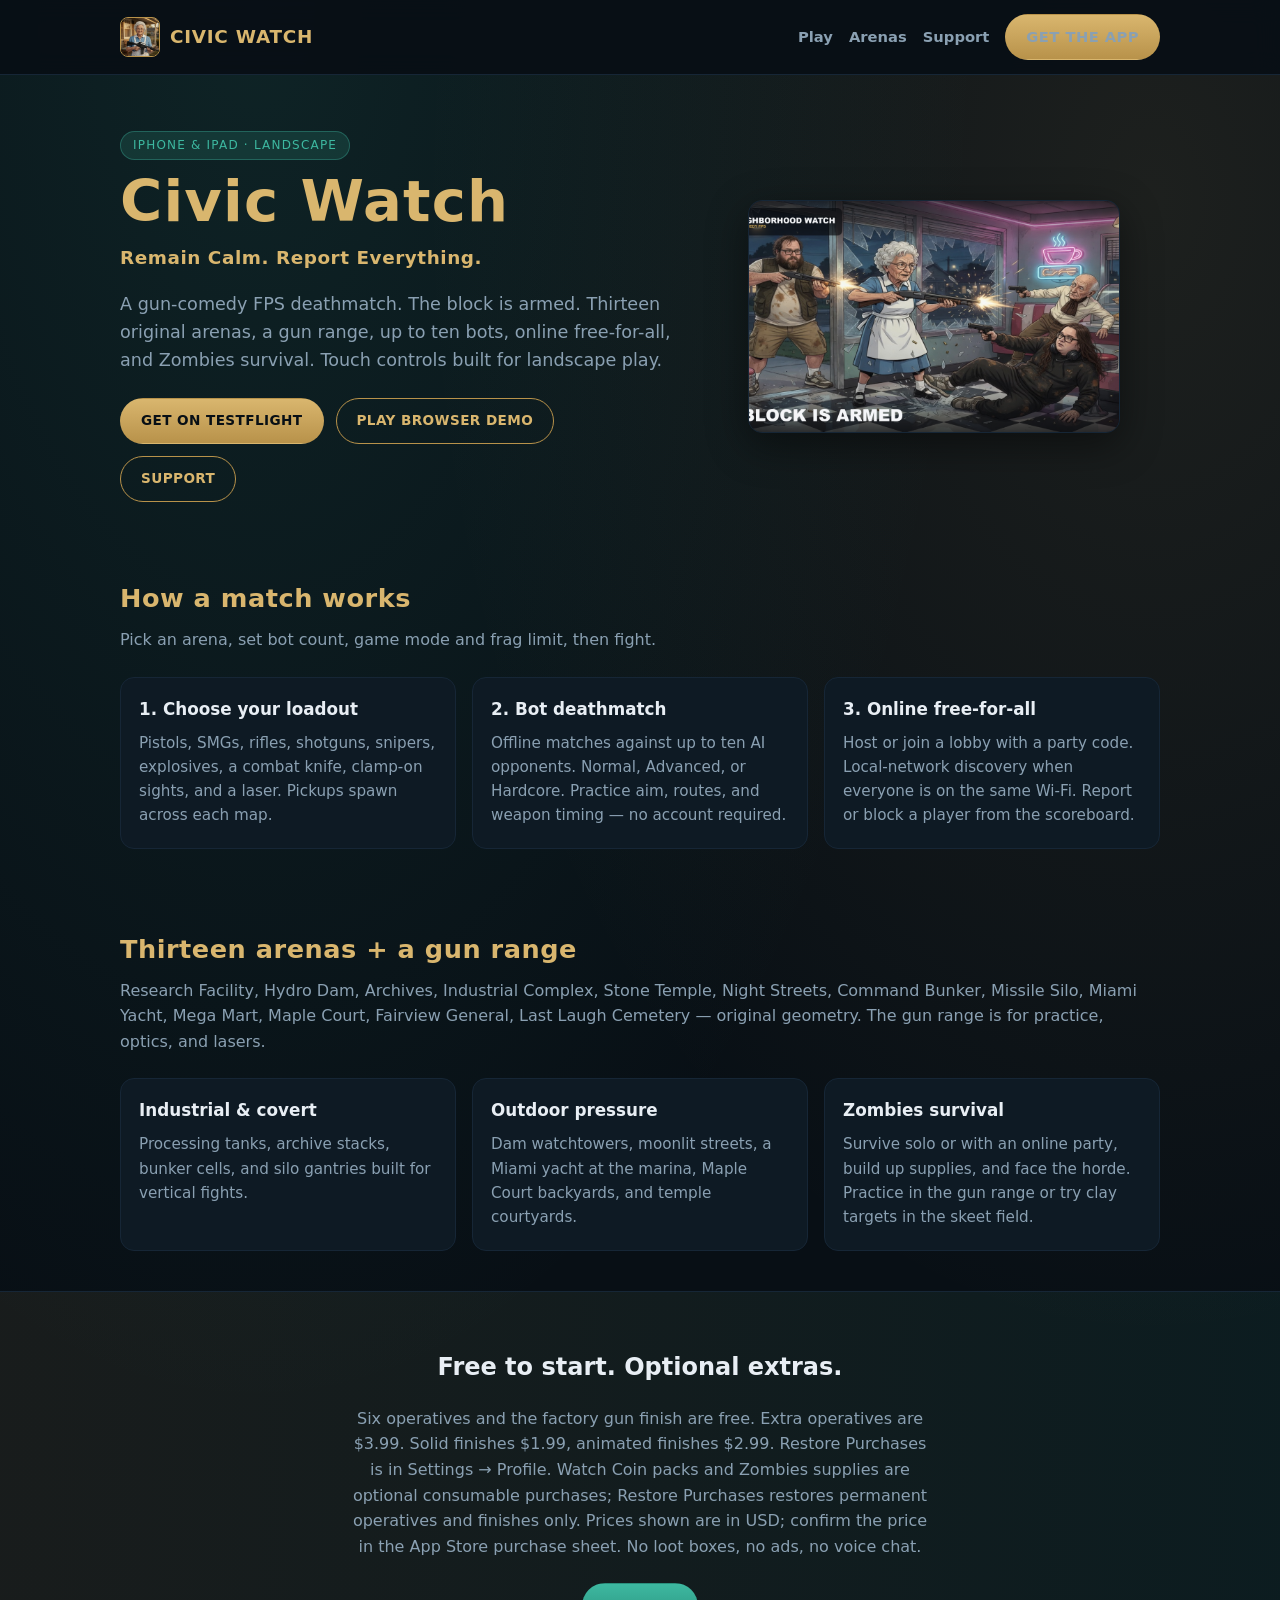
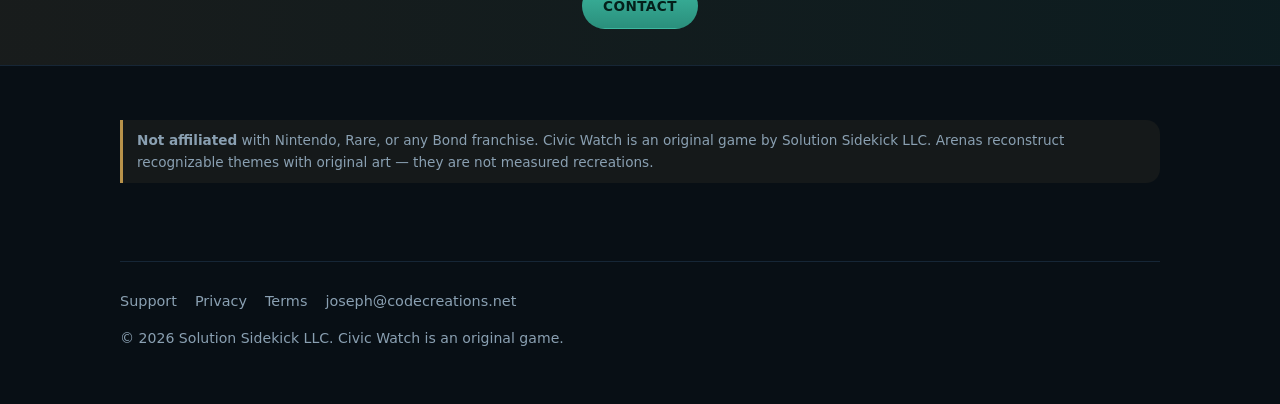
<file: index.html>
<!DOCTYPE html>
<html lang="en">
<head>
  <meta charset="utf-8"/>
  <meta name="viewport" content="width=device-width, initial-scale=1"/>
  <title>Civic Watch — Remain Calm. Report Everything.</title>
  <meta name="description" content="Civic Watch is a gun-comedy FPS deathmatch. Remain Calm. Report Everything. Bot matches, online free-for-all, and a comedy roster. Not affiliated with Nintendo, Rare, or Bond."/>
  <link rel="stylesheet" href="css/site.css"/>
  <link rel="icon" href="icon.png"/>
  <link rel="canonical" href="https://joecodecreations.github.io/neighborhood-watch/"/>
  <meta property="og:title" content="Civic Watch"/>
  <meta property="og:description" content="Remain Calm. Report Everything. A gun-comedy FPS deathmatch."/>
  <meta property="og:image" content="https://joecodecreations.github.io/neighborhood-watch/assets/hero.png"/>
</head>
<body>
  <header class="nav">
    <div class="wrap nav-inner">
      <a class="brand" href="./"><img src="icon.png" alt=""/>Civic Watch</a>
      <nav class="nav-links">
        <a href="#play">Play</a>
        <a href="#arenas">Arenas</a>
        <a href="support.html">Support</a>
        <a class="btn btn-gold" href="#download">Get the app</a>
      </nav>
    </div>
  </header>

  <main>
    <section class="wrap hero">
      <div>
        <span class="kicker">iPhone &amp; iPad · Landscape</span>
        <h1>Civic Watch</h1>
        <p class="tagline">Remain Calm. Report Everything.</p>
        <p class="lead">A gun-comedy FPS deathmatch. The block is armed. Thirteen original arenas, a gun range, up to ten bots, online free-for-all, and Zombies survival. Touch controls built for landscape play.</p>
        <div class="cta-row">
          <a class="btn btn-gold" id="download" href="https://testflight.apple.com/join/Fg7yHPDD">Get on TestFlight</a>
          <a class="btn btn-ghost" href="play/">Play browser demo</a>
          <a class="btn btn-ghost" href="support.html">Support</a>
        </div>
      </div>
      <figure class="hero-art">
        <img src="assets/hero.png" alt="Civic Watch — cartoon diner shootout"/>
      </figure>
    </section>

    <section class="wrap section" id="play">
      <h2>How a match works</h2>
      <p class="sub">Pick an arena, set bot count, game mode and frag limit, then fight.</p>
      <div class="cards">
        <article class="card">
          <h3>1. Choose your loadout</h3>
          <p>Pistols, SMGs, rifles, shotguns, snipers, explosives, a combat knife, clamp-on sights, and a laser. Pickups spawn across each map.</p>
        </article>
        <article class="card">
          <h3>2. Bot deathmatch</h3>
          <p>Offline matches against up to ten AI opponents. Normal, Advanced, or Hardcore. Practice aim, routes, and weapon timing — no account required.</p>
        </article>
        <article class="card">
          <h3>3. Online free-for-all</h3>
          <p>Host or join a lobby with a party code. Local-network discovery when everyone is on the same Wi‑Fi. Report or block a player from the scoreboard.</p>
        </article>
      </div>
    </section>

    <section class="wrap section" id="arenas">
      <h2>Thirteen arenas + a gun range</h2>
      <p class="sub">Research Facility, Hydro Dam, Archives, Industrial Complex, Stone Temple, Night Streets, Command Bunker, Missile Silo, Miami Yacht, Mega Mart, Maple Court, Fairview General, Last Laugh Cemetery — original geometry. The gun range is for practice, optics, and lasers.</p>
      <div class="cards">
        <article class="card">
          <h3>Industrial &amp; covert</h3>
          <p>Processing tanks, archive stacks, bunker cells, and silo gantries built for vertical fights.</p>
        </article>
        <article class="card">
          <h3>Outdoor pressure</h3>
          <p>Dam watchtowers, moonlit streets, a Miami yacht at the marina, Maple Court backyards, and temple courtyards.</p>
        </article>
        <article class="card">
          <h3>Zombies survival</h3>
          <p>Survive solo or with an online party, build up supplies, and face the horde. Practice in the gun range or try clay targets in the skeet field.</p>
        </article>
      </div>
    </section>

    <section class="band">
      <div class="wrap">
        <h2>Free to start. Optional extras.</h2>
        <p class="sub" style="margin-inline:auto;max-width:36rem">Six operatives and the factory gun finish are free. Extra operatives are $3.99. Solid finishes $1.99, animated finishes $2.99. Restore Purchases is in Settings → Profile. Watch Coin packs and Zombies supplies are optional consumable purchases; Restore Purchases restores permanent operatives and finishes only. Prices shown are in USD; confirm the price in the App Store purchase sheet. No loot boxes, no ads, no voice chat.</p>
        <a class="btn btn-teal" href="mailto:joseph@codecreations.net">Contact</a>
      </div>
    </section>

    <section class="wrap section">
      <p class="disclaimer"><strong>Not affiliated</strong> with Nintendo, Rare, or any Bond franchise. Civic Watch is an original game by Solution Sidekick LLC. Arenas reconstruct recognizable themes with original art — they are not measured recreations.</p>
    </section>
  </main>

  <footer class="wrap footer">
    <nav>
      <a href="support.html">Support</a>
      <a href="privacy.html">Privacy</a>
      <a href="terms.html">Terms</a>
      <a href="mailto:joseph@codecreations.net">joseph@codecreations.net</a>
    </nav>
    <p class="muted">© 2026 Solution Sidekick LLC. Civic Watch is an original game.</p>
  </footer>
</body>
</html>
</file>
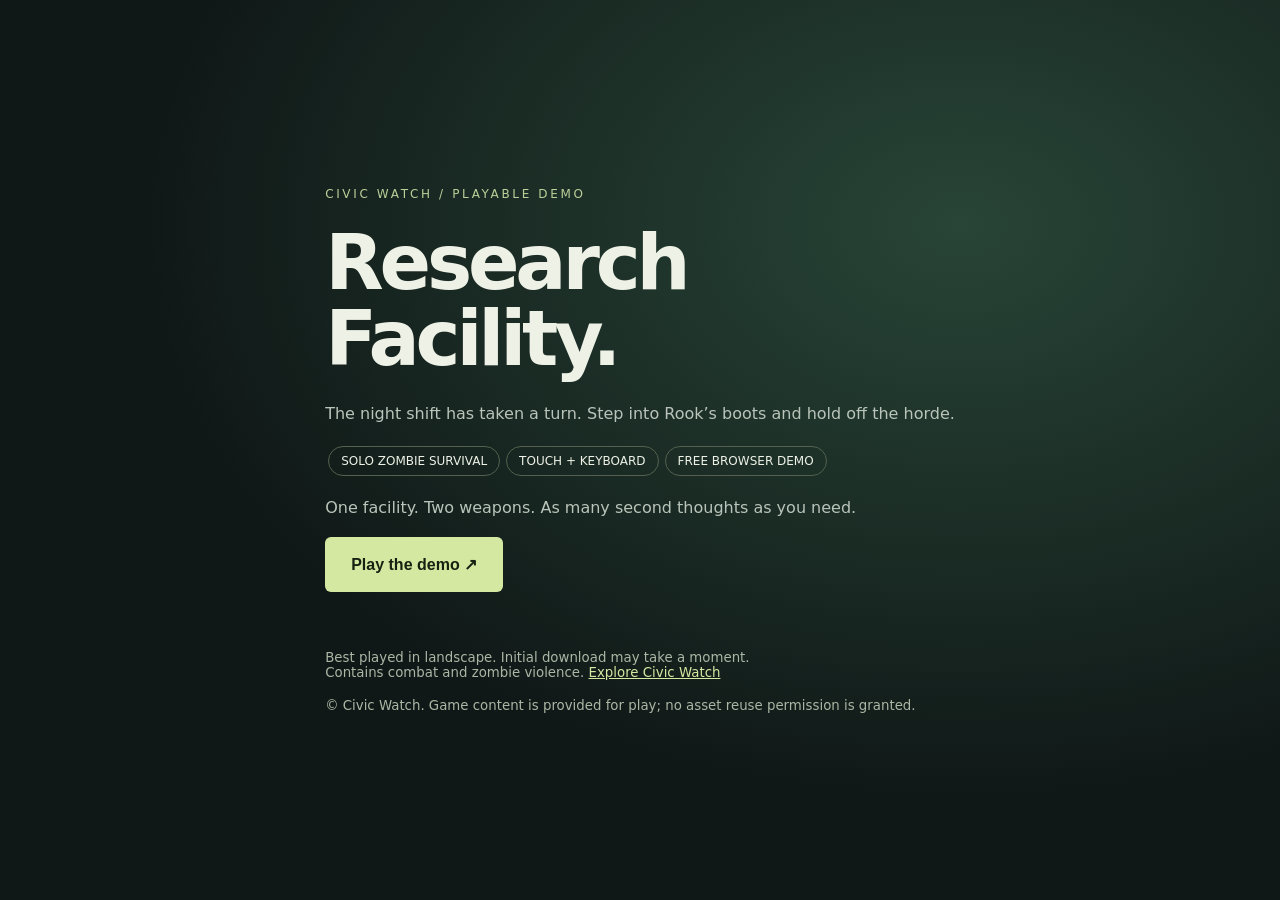
<file: play/index.html>
<!doctype html>
<html lang="en">
<head>
<meta charset="utf-8">
<meta name="viewport" content="width=device-width, initial-scale=1, viewport-fit=cover">
<meta name="theme-color" content="#101817">
<meta name="referrer" content="no-referrer">
<meta http-equiv="Content-Security-Policy" content="default-src 'self'; script-src 'self' 'unsafe-inline' 'wasm-unsafe-eval'; style-src 'self' 'unsafe-inline'; img-src 'self' data: blob:; connect-src 'self'; worker-src 'self' blob:; frame-src 'self'; object-src 'none'; base-uri 'none'; form-action 'none'">
<link rel="icon" href="game.png">
<title>Research Facility · Civic Watch Demo</title>
<style>
*{box-sizing:border-box}html,body{margin:0;width:100%;height:100%;background:#101817;color:#edf1e6;font-family:system-ui,sans-serif}body{overflow:hidden}main{height:100dvh;display:grid;place-items:center;padding:28px;background:radial-gradient(ellipse at 75% 25%,#284537,transparent 60%)}article{max-width:640px}.eyebrow{font-size:12px;letter-spacing:.22em;color:#bbcf99}h1{font-size:clamp(44px,8vw,76px);line-height:1;letter-spacing:-.055em;margin:24px 0}p{line-height:1.6;color:#b9c4ba}.tag{display:inline-block;border:1px solid #53614e;padding:7px 12px;border-radius:30px;margin:3px;font-size:12px}button{cursor:pointer;background:#d5e8a1;color:#182111;border:0;border-radius:6px;padding:18px 26px;font-size:16px;font-weight:700;min-height:48px}button:focus-visible,a:focus-visible{outline:3px solid white;outline-offset:4px}small{display:block;margin-top:18px;color:#abb6a5}a{color:#d5e8a1}#canvas{display:none;position:fixed;inset:0;width:100%;height:100dvh;border:0;background:#101817;touch-action:none}#fullscreen{display:none;position:fixed;bottom:max(8px,env(safe-area-inset-bottom));left:50%;transform:translateX(-50%);z-index:3;padding:10px 14px;font-size:12px;background:#18251ed9;color:#e2edce;border:1px solid #53614e}#hint{display:none;position:fixed;bottom:env(safe-area-inset-bottom,0px);left:0;right:0;background:#18251eee;text-align:center;padding:8px;font-size:12px;pointer-events:none;z-index:4}#status{min-height:24px}@media(orientation:portrait) and (pointer:coarse){body.playing #hint{display:block}}
</style>
</head>
<body>
<main id="welcome"><article><div class="eyebrow">CIVIC WATCH / PLAYABLE DEMO</div><h1>Research<br>Facility.</h1><p>The night shift has taken a turn. Step into Rook’s boots and hold off the horde.</p><div><span class="tag">SOLO ZOMBIE SURVIVAL</span><span class="tag">TOUCH + KEYBOARD</span><span class="tag">FREE BROWSER DEMO</span></div><p>One facility. Two weapons. As many second thoughts as you need.</p><button id="play">Play the demo ↗</button><p id="status" role="status"></p><small>Best played in landscape. Initial download may take a moment.<br>Contains combat and zombie violence. <a href="../">Explore Civic Watch</a></small><small>© Civic Watch. Game content is provided for play; no asset reuse permission is granted.</small></article></main>
<canvas id="canvas" tabindex="0" aria-label="Civic Watch zombie survival"></canvas>
<button id="fullscreen" aria-label="Enter or exit fullscreen">Fullscreen</button><div id="hint">Rotate your phone sideways for more room to play.</div>
<script src="game.js"></script>
<script>
const canvas=document.getElementById('canvas'), full=document.getElementById('fullscreen');
const engine=new Engine({"args":[],"canvasResizePolicy":2,"emscriptenPoolSize":8,"ensureCrossOriginIsolationHeaders":true,"executable":"game","experimentalVK":false,"fileSizes":{"game.pck":52643532,"game.wasm":39513091},"focusCanvas":true,"gdextensionLibs":[],"godotPoolSize":4});
// CSS pixels keep high-DPI phones from rendering four or nine times the pixels.
function resizeCanvas(){const ratio=Math.min(1,1280/innerWidth,720/innerHeight);canvas.width=Math.max(1,Math.round(innerWidth*ratio));canvas.height=Math.max(1,Math.round(innerHeight*ratio));}
resizeCanvas();addEventListener('resize',resizeCanvas);
async function fullscreen(){try{if(document.fullscreenElement)await document.exitFullscreen();else if(document.documentElement.requestFullscreen)await document.documentElement.requestFullscreen();if(screen.orientation?.lock)await screen.orientation.lock('landscape')}catch(e){}}
document.getElementById('play').addEventListener('click',async()=>{
 const button=document.getElementById('play'),status=document.getElementById('status');
 const test=document.createElement('canvas');if(!test.getContext('webgl2')){status.textContent='WebGL 2 is required. Try an up-to-date Safari, Chrome, or Firefox browser.';return;}
 button.disabled=true;button.textContent='Loading…';status.textContent='Downloading the demo…';
 if(matchMedia('(pointer:coarse)').matches)fullscreen();
 try{
  await engine.startGame({canvas, canvasResizePolicy:0, onProgress:(current,total)=>{status.textContent=total?'Loading demo · '+Math.round(current/total*100)+'%':'Loading demo…';}});
  canvas.style.display='block';full.style.display='block';document.getElementById('welcome').style.display='none';document.body.classList.add('playing');canvas.focus();
 }catch(error){status.textContent='Could not start the demo. '+error.message+' Reload to try again.';button.textContent='Reload demo';button.disabled=false;button.onclick=()=>location.reload();}
});
full.addEventListener('click',fullscreen);
document.addEventListener('fullscreenchange',()=>{full.textContent=document.fullscreenElement?'Exit fullscreen':'Fullscreen'});
</script>
</body></html>
</file>
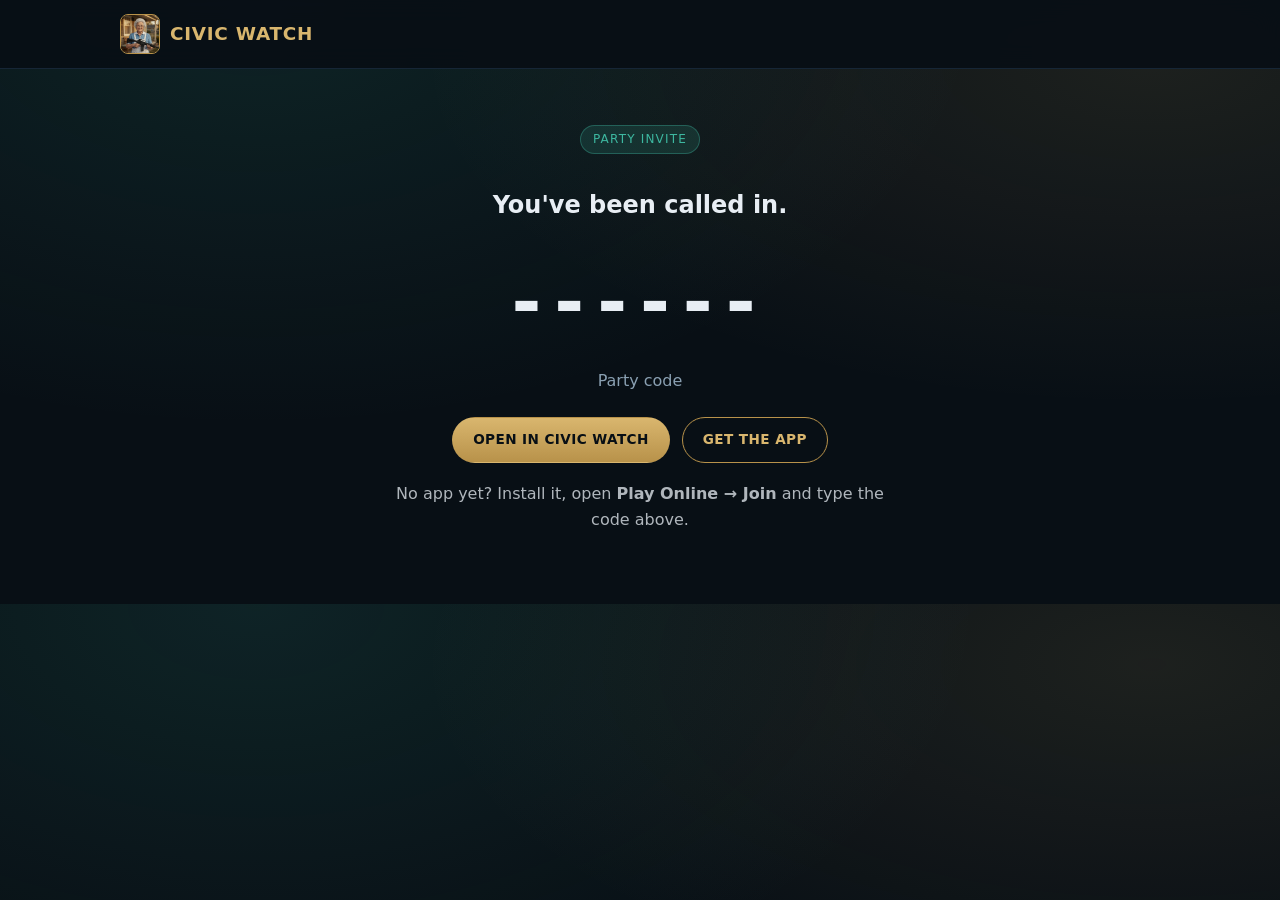
<file: join.html>
<!DOCTYPE html>
<html lang="en">
<head>
  <meta charset="utf-8"/>
  <meta name="viewport" content="width=device-width, initial-scale=1"/>
  <title>Join my squad — Civic Watch</title>
  <meta name="description" content="You've been invited to a Civic Watch party. Open the app to join with the party code."/>
  <meta name="robots" content="noindex"/>
  <link rel="stylesheet" href="css/site.css"/>
  <link rel="icon" href="icon.png"/>
  <meta property="og:title" content="Join my Civic Watch squad"/>
  <meta property="og:description" content="Tap to jump straight into the party. Remain Calm. Report Everything."/>
  <meta property="og:image" content="https://joecodecreations.github.io/neighborhood-watch/assets/hero.png"/>
  <style>
    .invite { text-align: center; padding: 56px 0 72px; }
    .invite .code { font-size: clamp(40px, 12vw, 72px); letter-spacing: .18em; font-weight: 800; margin: 18px 0 8px; }
    .invite .cta-row { justify-content: center; }
    .invite .hint { opacity: .75; max-width: 520px; margin: 18px auto 0; }
  </style>
</head>
<body>
  <header class="nav">
    <div class="wrap nav-inner">
      <a class="brand" href="./"><img src="icon.png" alt=""/>Civic Watch</a>
    </div>
  </header>
  <main>
    <section class="wrap invite">
      <span class="kicker">Party invite</span>
      <h1>You've been called in.</h1>
      <div class="code" id="code">------</div>
      <p class="sub">Party code</p>
      <div class="cta-row">
        <a class="btn btn-gold" id="open" href="civicwatch://online">Open in Civic Watch</a>
        <a class="btn btn-ghost" href="https://testflight.apple.com/join/Fg7yHPDD">Get the app</a>
      </div>
      <p class="hint">No app yet? Install it, open <b>Play Online → Join</b> and type the code above.</p>
    </section>
  </main>
  <script>
    // Same alphabet as PartyCode (no 0/O/1/I).
    var raw = (new URLSearchParams(location.search).get("code") || "").toUpperCase();
    var code = raw.replace(/[^ABCDEFGHJKLMNPQRSTUVWXYZ2-9]/g, "").slice(0, 6);
    if (code.length === 6) {
      document.getElementById("code").textContent = code;
      var link = "civicwatch://join/" + code;
      document.getElementById("open").href = link;
      // Phones with the app installed jump straight in; others stay here.
      setTimeout(function () { location.href = link; }, 350);
    }
  </script>
</body>
</html>
</file>
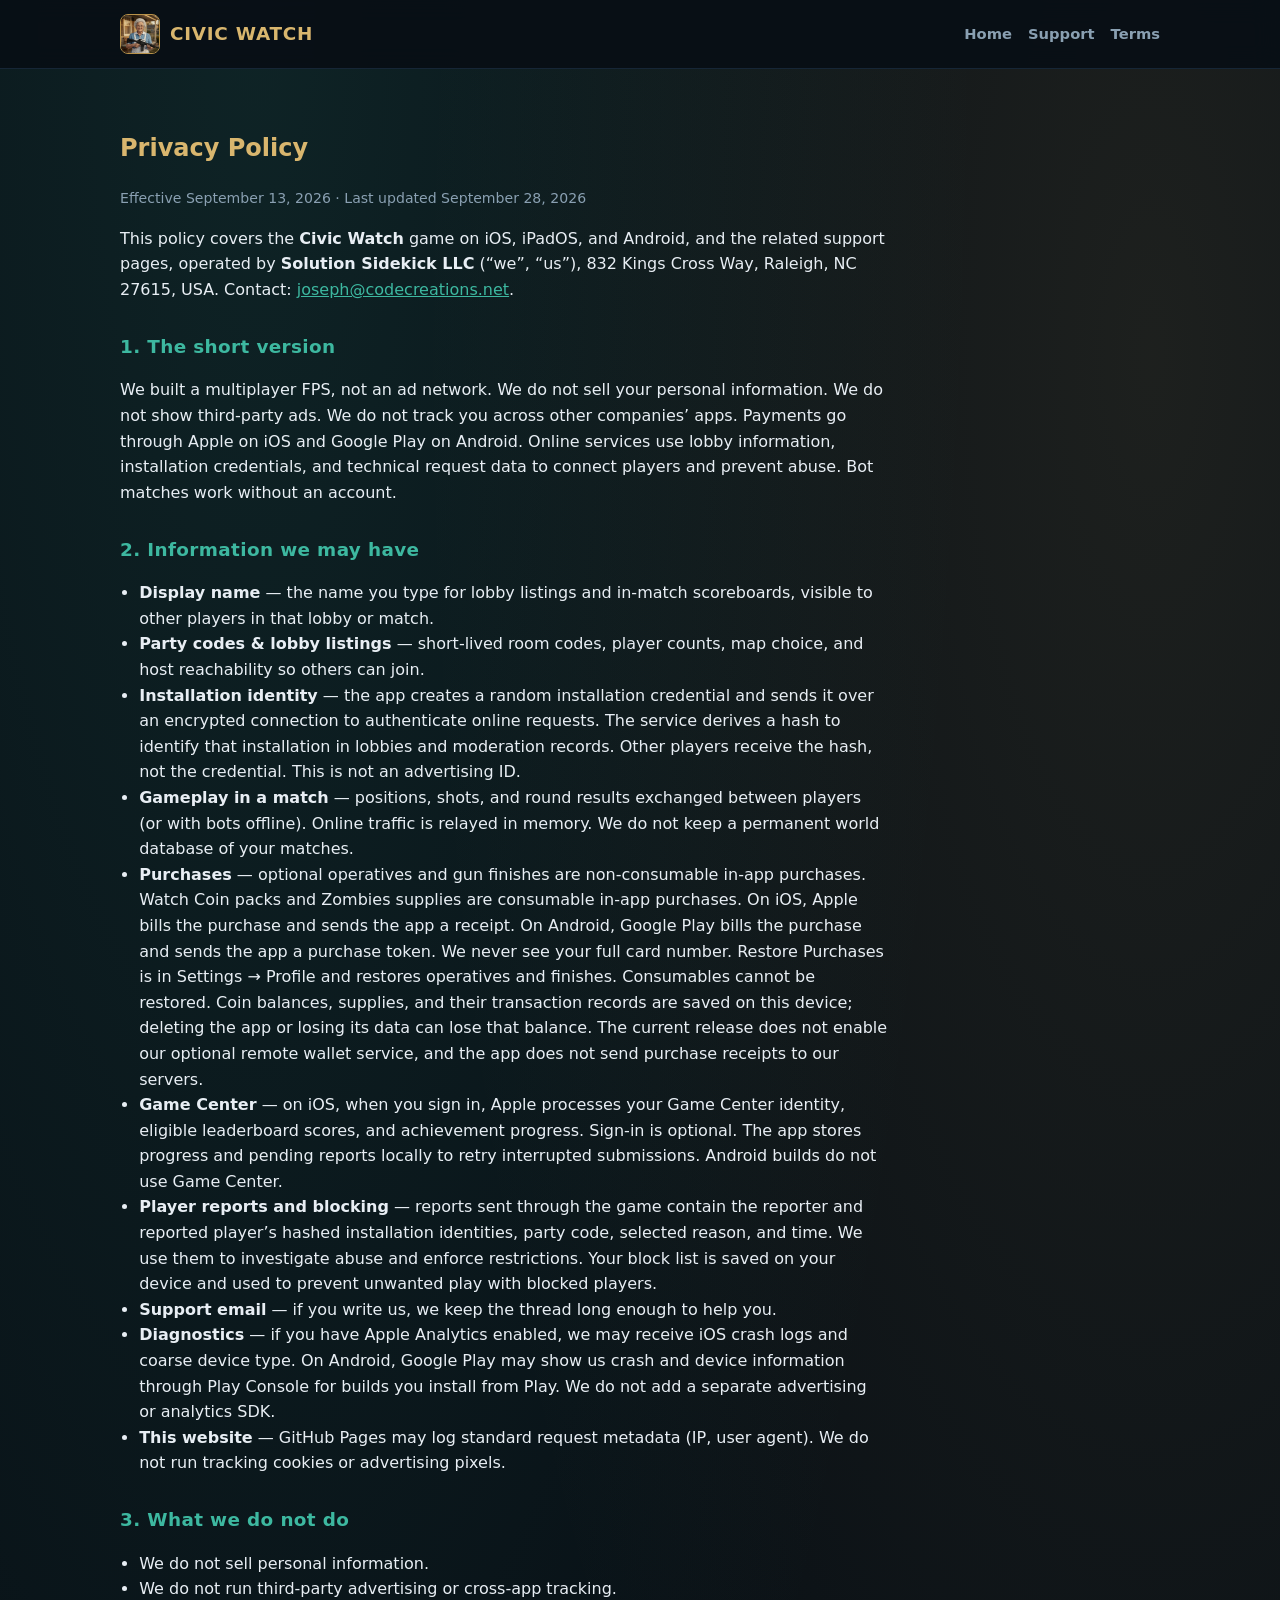
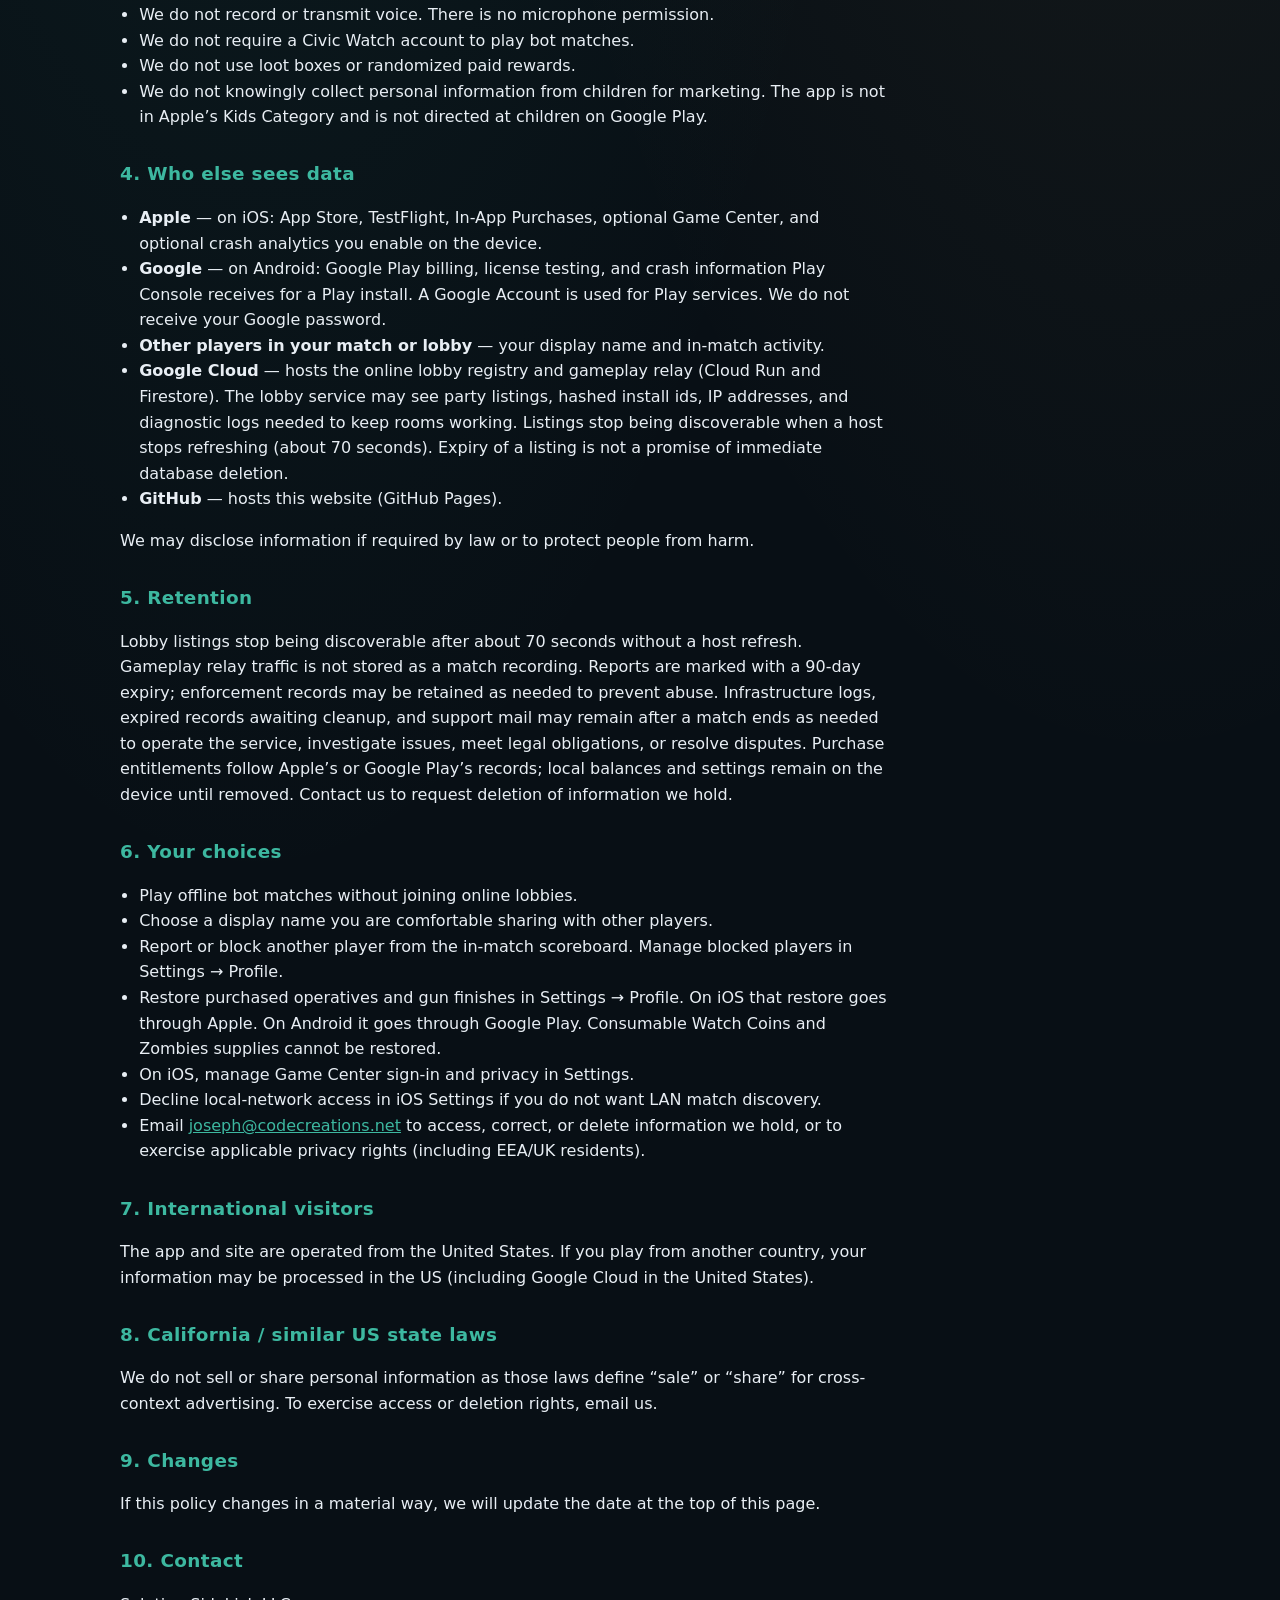
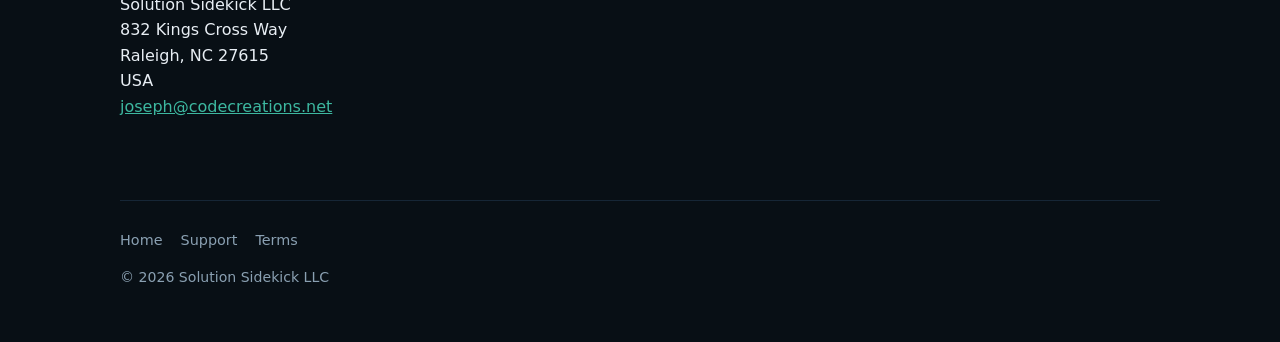
<file: privacy.html>
<!DOCTYPE html>
<html lang="en">
<head>
  <meta charset="utf-8"/>
  <meta name="viewport" content="width=device-width, initial-scale=1"/>
  <title>Privacy Policy — Civic Watch</title>
  <meta name="description" content="Privacy policy for the Civic Watch game."/>
  <link rel="stylesheet" href="css/site.css"/>
  <link rel="icon" href="icon.png"/>
  <link rel="canonical" href="https://joecodecreations.github.io/neighborhood-watch/privacy.html"/>
</head>
<body>
  <header class="nav">
    <div class="wrap nav-inner">
      <a class="brand" href="./"><img src="icon.png" alt=""/>Civic Watch</a>
      <nav class="nav-links">
        <a href="./">Home</a>
        <a href="support.html">Support</a>
        <a href="terms.html">Terms</a>
      </nav>
    </div>
  </header>

  <main class="wrap section">
    <article class="legal">
      <h1>Privacy Policy</h1>
      <p class="muted">Effective September 13, 2026 · Last updated September 28, 2026</p>
      <p>This policy covers the <strong>Civic Watch</strong> game on iOS, iPadOS, and Android, and the related support pages, operated by <strong>Solution Sidekick LLC</strong> (“we”, “us”), 832 Kings Cross Way, Raleigh, NC 27615, USA. Contact: <a href="mailto:joseph@codecreations.net">joseph@codecreations.net</a>.</p>

      <h2>1. The short version</h2>
      <p>We built a multiplayer FPS, not an ad network. We do not sell your personal information. We do not show third-party ads. We do not track you across other companies’ apps. Payments go through Apple on iOS and Google Play on Android. Online services use lobby information, installation credentials, and technical request data to connect players and prevent abuse. Bot matches work without an account.</p>

      <h2>2. Information we may have</h2>
      <ul>
        <li><strong>Display name</strong> — the name you type for lobby listings and in-match scoreboards, visible to other players in that lobby or match.</li>
        <li><strong>Party codes &amp; lobby listings</strong> — short-lived room codes, player counts, map choice, and host reachability so others can join.</li>
        <li><strong>Installation identity</strong> — the app creates a random installation credential and sends it over an encrypted connection to authenticate online requests. The service derives a hash to identify that installation in lobbies and moderation records. Other players receive the hash, not the credential. This is not an advertising ID.</li>
        <li><strong>Gameplay in a match</strong> — positions, shots, and round results exchanged between players (or with bots offline). Online traffic is relayed in memory. We do not keep a permanent world database of your matches.</li>
        <li><strong>Purchases</strong> — optional operatives and gun finishes are non-consumable in-app purchases. Watch Coin packs and Zombies supplies are consumable in-app purchases. On iOS, Apple bills the purchase and sends the app a receipt. On Android, Google Play bills the purchase and sends the app a purchase token. We never see your full card number. Restore Purchases is in Settings → Profile and restores operatives and finishes. Consumables cannot be restored. Coin balances, supplies, and their transaction records are saved on this device; deleting the app or losing its data can lose that balance. The current release does not enable our optional remote wallet service, and the app does not send purchase receipts to our servers.</li>
        <li><strong>Game Center</strong> — on iOS, when you sign in, Apple processes your Game Center identity, eligible leaderboard scores, and achievement progress. Sign-in is optional. The app stores progress and pending reports locally to retry interrupted submissions. Android builds do not use Game Center.</li>
        <li><strong>Player reports and blocking</strong> — reports sent through the game contain the reporter and reported player’s hashed installation identities, party code, selected reason, and time. We use them to investigate abuse and enforce restrictions. Your block list is saved on your device and used to prevent unwanted play with blocked players.</li>
        <li><strong>Support email</strong> — if you write us, we keep the thread long enough to help you.</li>
        <li><strong>Diagnostics</strong> — if you have Apple Analytics enabled, we may receive iOS crash logs and coarse device type. On Android, Google Play may show us crash and device information through Play Console for builds you install from Play. We do not add a separate advertising or analytics SDK.</li>
        <li><strong>This website</strong> — GitHub Pages may log standard request metadata (IP, user agent). We do not run tracking cookies or advertising pixels.</li>
      </ul>

      <h2>3. What we do not do</h2>
      <ul>
        <li>We do not sell personal information.</li>
        <li>We do not run third-party advertising or cross-app tracking.</li>
        <li>We do not record or transmit voice. There is no microphone permission.</li>
        <li>We do not require a Civic Watch account to play bot matches.</li>
        <li>We do not use loot boxes or randomized paid rewards.</li>
        <li>We do not knowingly collect personal information from children for marketing. The app is not in Apple’s Kids Category and is not directed at children on Google Play.</li>
      </ul>

      <h2>4. Who else sees data</h2>
      <ul>
        <li><strong>Apple</strong> — on iOS: App Store, TestFlight, In-App Purchases, optional Game Center, and optional crash analytics you enable on the device.</li>
        <li><strong>Google</strong> — on Android: Google Play billing, license testing, and crash information Play Console receives for a Play install. A Google Account is used for Play services. We do not receive your Google password.</li>
        <li><strong>Other players in your match or lobby</strong> — your display name and in-match activity.</li>
        <li><strong>Google Cloud</strong> — hosts the online lobby registry and gameplay relay (Cloud Run and Firestore). The lobby service may see party listings, hashed install ids, IP addresses, and diagnostic logs needed to keep rooms working. Listings stop being discoverable when a host stops refreshing (about 70 seconds). Expiry of a listing is not a promise of immediate database deletion.</li>
        <li><strong>GitHub</strong> — hosts this website (GitHub Pages).</li>
      </ul>
      <p>We may disclose information if required by law or to protect people from harm.</p>

      <h2>5. Retention</h2>
      <p>Lobby listings stop being discoverable after about 70 seconds without a host refresh. Gameplay relay traffic is not stored as a match recording. Reports are marked with a 90-day expiry; enforcement records may be retained as needed to prevent abuse. Infrastructure logs, expired records awaiting cleanup, and support mail may remain after a match ends as needed to operate the service, investigate issues, meet legal obligations, or resolve disputes. Purchase entitlements follow Apple’s or Google Play’s records; local balances and settings remain on the device until removed. Contact us to request deletion of information we hold.</p>

      <h2>6. Your choices</h2>
      <ul>
        <li>Play offline bot matches without joining online lobbies.</li>
        <li>Choose a display name you are comfortable sharing with other players.</li>
        <li>Report or block another player from the in-match scoreboard. Manage blocked players in Settings → Profile.</li>
        <li>Restore purchased operatives and gun finishes in Settings → Profile. On iOS that restore goes through Apple. On Android it goes through Google Play. Consumable Watch Coins and Zombies supplies cannot be restored.</li>
        <li>On iOS, manage Game Center sign-in and privacy in Settings.</li>
        <li>Decline local-network access in iOS Settings if you do not want LAN match discovery.</li>
        <li>Email <a href="mailto:joseph@codecreations.net">joseph@codecreations.net</a> to access, correct, or delete information we hold, or to exercise applicable privacy rights (including EEA/UK residents).</li>
      </ul>

      <h2>7. International visitors</h2>
      <p>The app and site are operated from the United States. If you play from another country, your information may be processed in the US (including Google Cloud in the United States).</p>

      <h2>8. California / similar US state laws</h2>
      <p>We do not sell or share personal information as those laws define “sale” or “share” for cross-context advertising. To exercise access or deletion rights, email us.</p>

      <h2>9. Changes</h2>
      <p>If this policy changes in a material way, we will update the date at the top of this page.</p>

      <h2>10. Contact</h2>
      <p>Solution Sidekick LLC<br/>832 Kings Cross Way<br/>Raleigh, NC 27615<br/>USA<br/><a href="mailto:joseph@codecreations.net">joseph@codecreations.net</a></p>
    </article>
  </main>

  <footer class="wrap footer">
    <nav>
      <a href="./">Home</a>
      <a href="support.html">Support</a>
      <a href="terms.html">Terms</a>
    </nav>
    <p class="muted">© 2026 Solution Sidekick LLC</p>
  </footer>
</body>
</html>
</file>
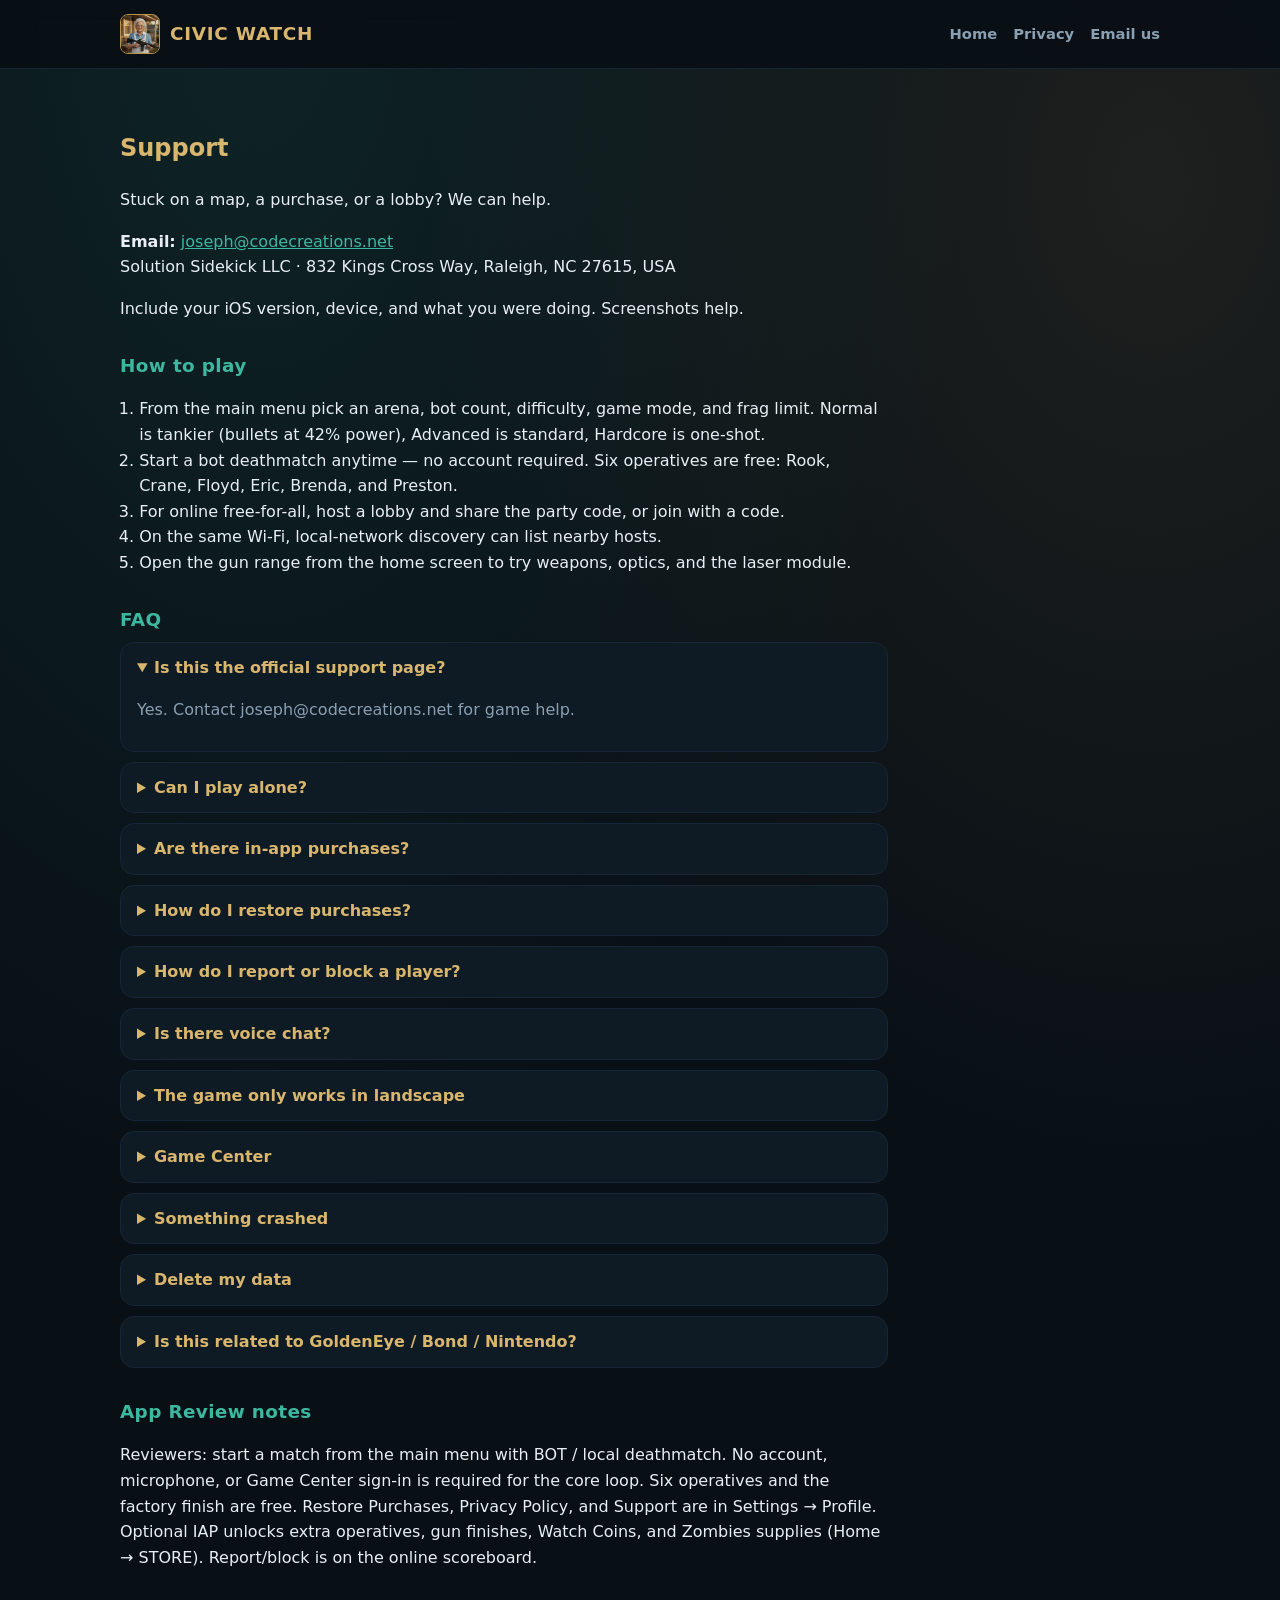
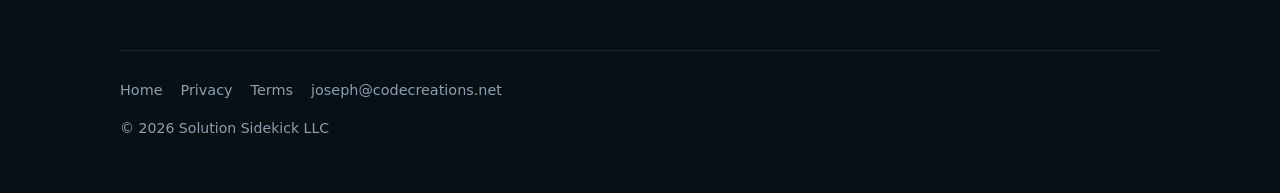
<file: support.html>
<!DOCTYPE html>
<html lang="en">
<head>
  <meta charset="utf-8"/>
  <meta name="viewport" content="width=device-width, initial-scale=1"/>
  <title>Support — Civic Watch</title>
  <meta name="description" content="Help for Civic Watch: how to play, purchases, lobbies, and how to reach us."/>
  <link rel="stylesheet" href="css/site.css"/>
  <link rel="icon" href="icon.png"/>
  <link rel="canonical" href="https://joecodecreations.github.io/neighborhood-watch/support.html"/>
</head>
<body>
  <header class="nav">
    <div class="wrap nav-inner">
      <a class="brand" href="./"><img src="icon.png" alt=""/>Civic Watch</a>
      <nav class="nav-links">
        <a href="./">Home</a>
        <a href="privacy.html">Privacy</a>
        <a href="mailto:joseph@codecreations.net">Email us</a>
      </nav>
    </div>
  </header>

  <main class="wrap section">
    <article class="prose">
      <h1>Support</h1>
      <p>Stuck on a map, a purchase, or a lobby? We can help.</p>
      <p><strong>Email:</strong> <a href="mailto:joseph@codecreations.net">joseph@codecreations.net</a><br/>
      Solution Sidekick LLC · 832 Kings Cross Way, Raleigh, NC 27615, USA</p>
      <p>Include your iOS version, device, and what you were doing. Screenshots help.</p>

      <h2>How to play</h2>
      <ol>
        <li>From the main menu pick an arena, bot count, difficulty, game mode, and frag limit. Normal is tankier (bullets at 42% power), Advanced is standard, Hardcore is one-shot.</li>
        <li>Start a bot deathmatch anytime — no account required. Six operatives are free: Rook, Crane, Floyd, Eric, Brenda, and Preston.</li>
        <li>For online free-for-all, host a lobby and share the party code, or join with a code.</li>
        <li>On the same Wi‑Fi, local-network discovery can list nearby hosts.</li>
        <li>Open the gun range from the home screen to try weapons, optics, and the laser module.</li>
      </ol>

      <h2>FAQ</h2>
      <div class="faq">
        <details open>
          <summary>Is this the official support page?</summary>
          <p>Yes. Contact joseph@codecreations.net for game help.</p>
        </details>
        <details>
          <summary>Can I play alone?</summary>
          <p>Yes. Bot deathmatch works offline with up to ten AI opponents. Solo Zombies survival and the gun range are also available offline.</p>
        </details>
        <details>
          <summary>Are there in-app purchases?</summary>
          <p>Optional. Extra operatives are $3.99. Solid gun finishes are $1.99 and animated finishes are $2.99. Watch Coin packs ($0.99–$19.99) and Zombies supplies (self-revive, continue, loadout, perk, airstrike) are consumable and only affect the Zombies mode. The factory finish and six operatives stay free. There are no loot boxes and no subscriptions.</p>
        </details>
        <details>
          <summary>How do I restore purchases?</summary>
          <p>Settings → Profile → Restore Purchases, signed into the Apple Account that bought them. That re-grants non-consumable operatives and finishes. Watch Coins and Zombies supplies are consumable and cannot be restored. Consumable balances are stored on your device and can be lost if you delete the app or its data. For a missing purchase, email us with the product and purchase date; do not send payment-card details. <a href="https://support.apple.com/en-us/118223">Request refunds through Apple</a>.</p>
        </details>
        <details>
          <summary>How do I report or block a player?</summary>
          <p>In an online match, open the scoreboard and tap the other player’s name, then Report or Block. Settings → Profile also lists blocked players. You can email joseph@codecreations.net. There is no voice chat.</p>
        </details>
        <details>
          <summary>Is there voice chat?</summary>
          <p>No. Civic Watch does not use the microphone.</p>
        </details>
        <details>
          <summary>The game only works in landscape</summary>
          <p>Correct. Civic Watch is sensor-landscape only (both landscape directions). Portrait is not supported.</p>
        </details>
        <details>
          <summary>Game Center</summary>
          <p>Optional. Open MY ACCOUNT for achievements or LEADERBOARDS from the home screen on iOS. Sign-in is not required to play bot matches.</p>
        </details>
        <details>
          <summary>Something crashed</summary>
          <p>Email joseph@codecreations.net with the time it happened. If you can, iOS Settings → Privacy &amp; Security → Analytics &amp; Improvements → Analytics Data, and attach the latest crash.</p>
        </details>
        <details>
          <summary>Delete my data</summary>
          <p>See <a href="privacy.html">Privacy</a>. No separate Civic Watch account is required. Email us to request access to or deletion of information we hold.</p>
        </details>
        <details>
          <summary>Is this related to GoldenEye / Bond / Nintendo?</summary>
          <p>No. Civic Watch is an original game by Solution Sidekick LLC and is not affiliated with Nintendo, Rare, or any Bond franchise.</p>
        </details>
      </div>

      <h2>App Review notes</h2>
      <p>Reviewers: start a match from the main menu with BOT / local deathmatch. No account, microphone, or Game Center sign-in is required for the core loop. Six operatives and the factory finish are free. Restore Purchases, Privacy Policy, and Support are in Settings → Profile. Optional IAP unlocks extra operatives, gun finishes, Watch Coins, and Zombies supplies (Home → STORE). Report/block is on the online scoreboard.</p>
    </article>
  </main>

  <footer class="wrap footer">
    <nav>
      <a href="./">Home</a>
      <a href="privacy.html">Privacy</a>
      <a href="terms.html">Terms</a>
      <a href="mailto:joseph@codecreations.net">joseph@codecreations.net</a>
    </nav>
    <p class="muted">© 2026 Solution Sidekick LLC</p>
  </footer>
</body>
</html>
</file>
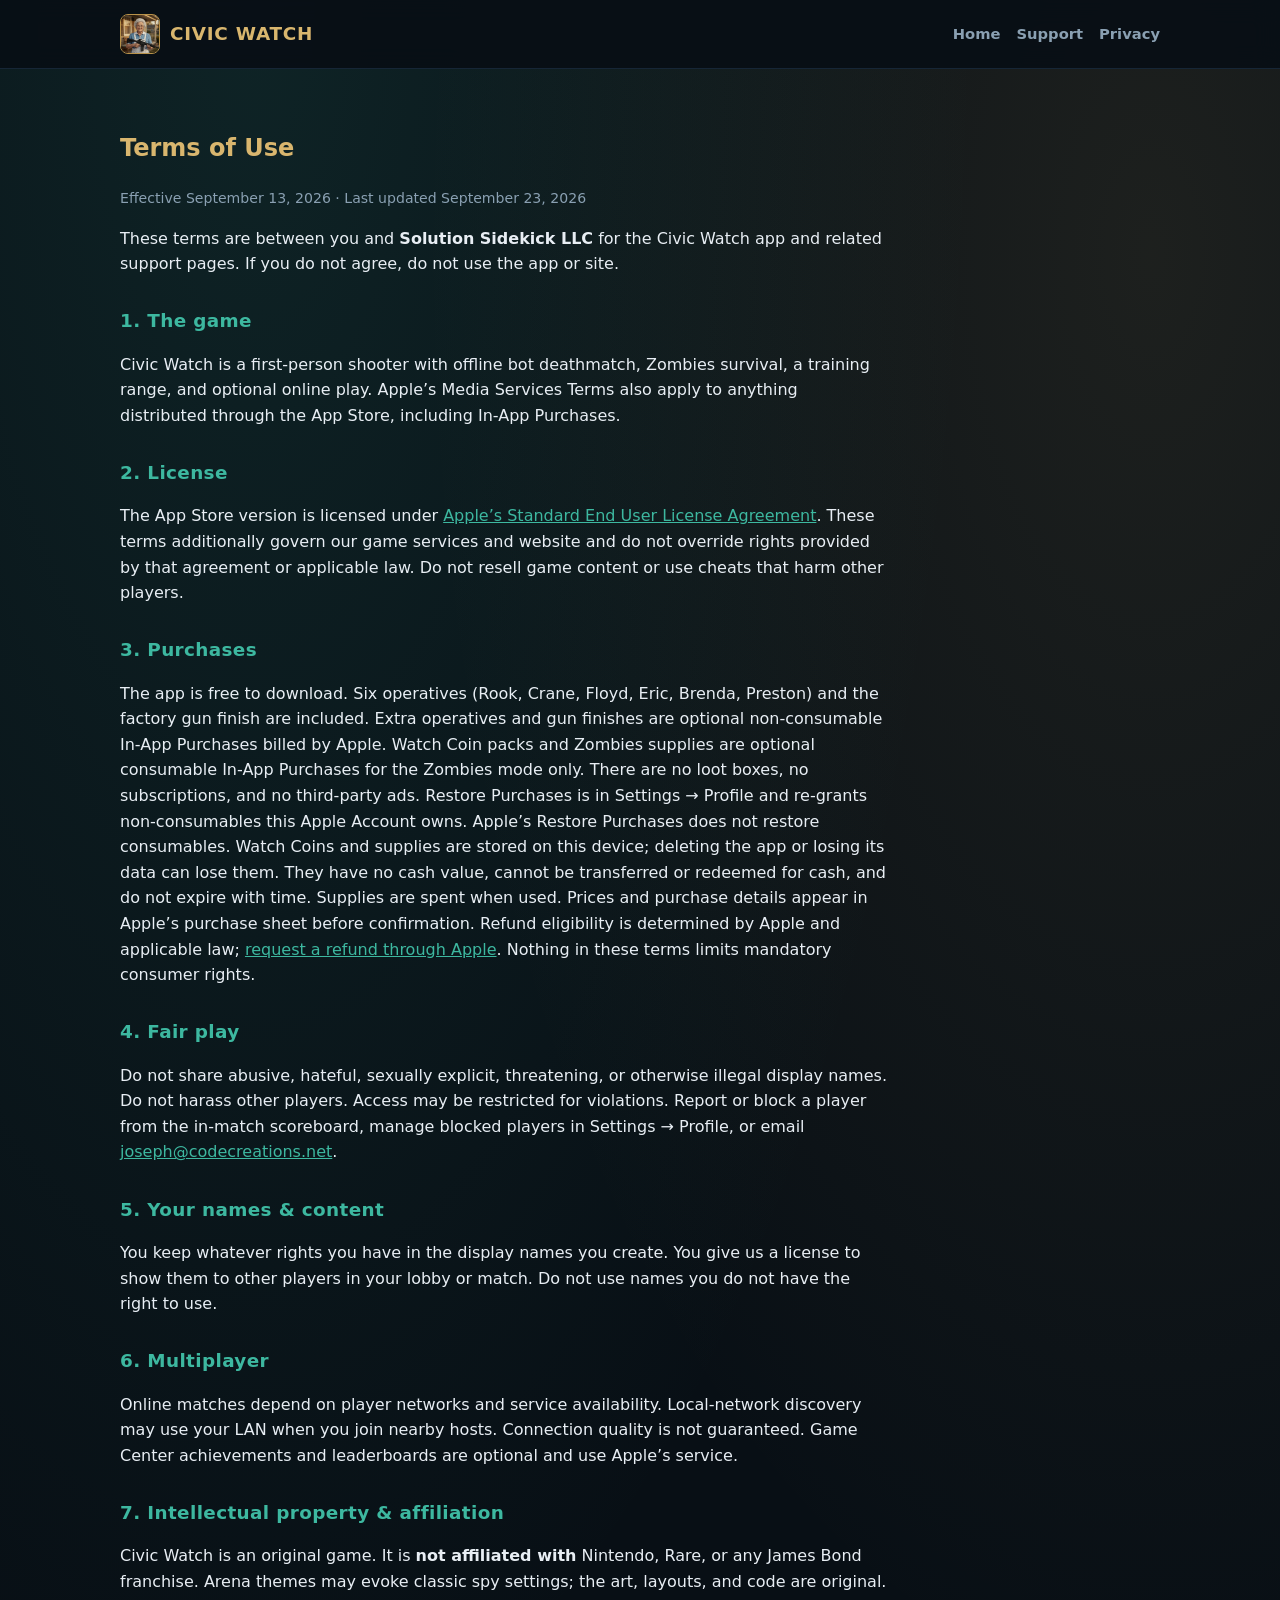
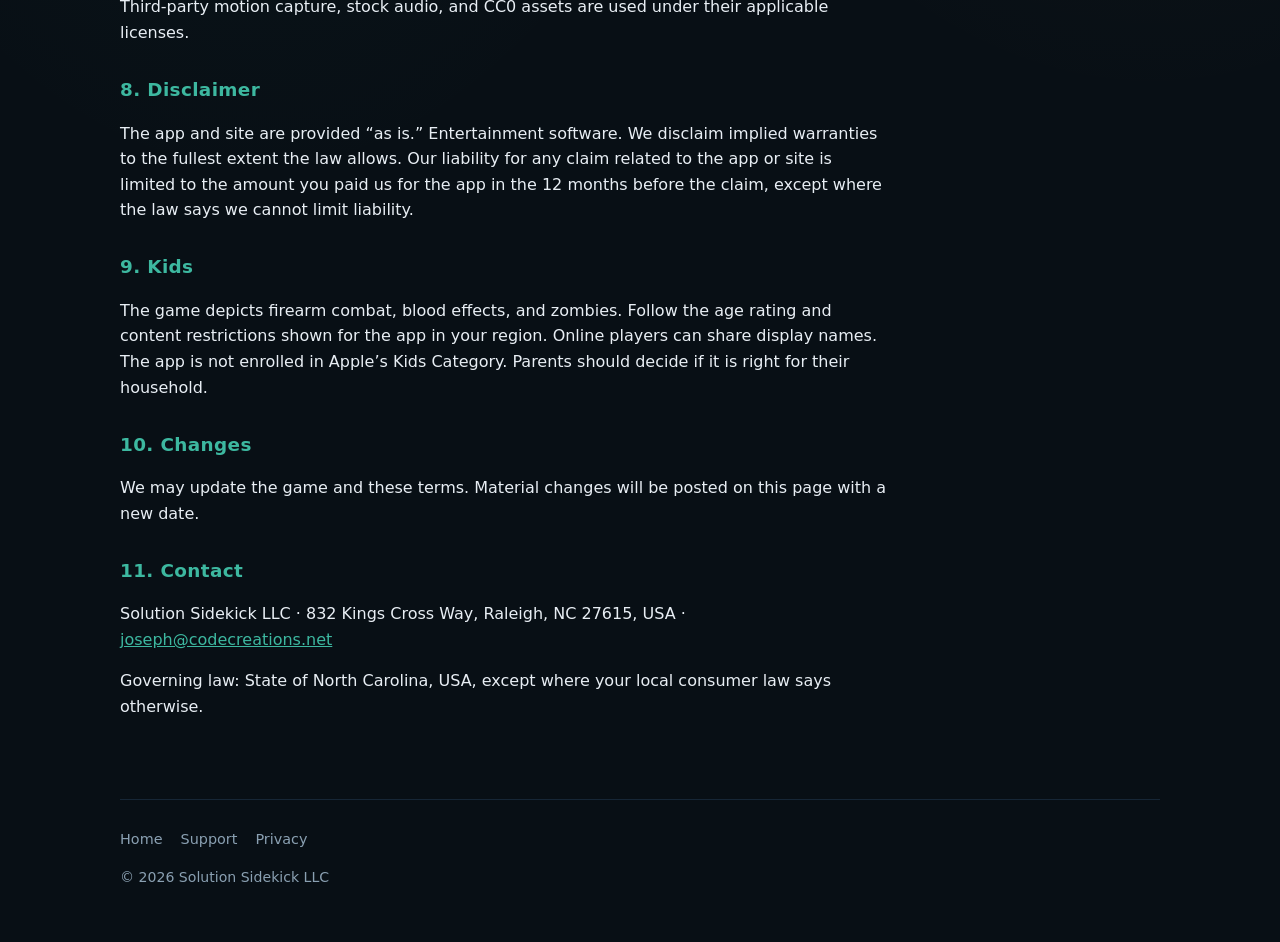
<file: terms.html>
<!DOCTYPE html>
<html lang="en">
<head>
  <meta charset="utf-8"/>
  <meta name="viewport" content="width=device-width, initial-scale=1"/>
  <title>Terms of Use — Civic Watch</title>
  <meta name="description" content="Terms of use for Civic Watch."/>
  <link rel="stylesheet" href="css/site.css"/>
  <link rel="icon" href="icon.png"/>
  <link rel="canonical" href="https://joecodecreations.github.io/neighborhood-watch/terms.html"/>
</head>
<body>
  <header class="nav">
    <div class="wrap nav-inner">
      <a class="brand" href="./"><img src="icon.png" alt=""/>Civic Watch</a>
      <nav class="nav-links">
        <a href="./">Home</a>
        <a href="support.html">Support</a>
        <a href="privacy.html">Privacy</a>
      </nav>
    </div>
  </header>

  <main class="wrap section">
    <article class="legal">
      <h1>Terms of Use</h1>
      <p class="muted">Effective September 13, 2026 · Last updated September 23, 2026</p>
      <p>These terms are between you and <strong>Solution Sidekick LLC</strong> for the Civic Watch app and related support pages. If you do not agree, do not use the app or site.</p>

      <h2>1. The game</h2>
      <p>Civic Watch is a first-person shooter with offline bot deathmatch, Zombies survival, a training range, and optional online play. Apple’s Media Services Terms also apply to anything distributed through the App Store, including In-App Purchases.</p>

      <h2>2. License</h2>
      <p>The App Store version is licensed under <a href="https://www.apple.com/legal/internet-services/itunes/dev/stdeula/">Apple’s Standard End User License Agreement</a>. These terms additionally govern our game services and website and do not override rights provided by that agreement or applicable law. Do not resell game content or use cheats that harm other players.</p>

      <h2>3. Purchases</h2>
      <p>The app is free to download. Six operatives (Rook, Crane, Floyd, Eric, Brenda, Preston) and the factory gun finish are included. Extra operatives and gun finishes are optional non-consumable In-App Purchases billed by Apple. Watch Coin packs and Zombies supplies are optional consumable In-App Purchases for the Zombies mode only. There are no loot boxes, no subscriptions, and no third-party ads. Restore Purchases is in Settings → Profile and re-grants non-consumables this Apple Account owns. Apple’s Restore Purchases does not restore consumables. Watch Coins and supplies are stored on this device; deleting the app or losing its data can lose them. They have no cash value, cannot be transferred or redeemed for cash, and do not expire with time. Supplies are spent when used. Prices and purchase details appear in Apple’s purchase sheet before confirmation. Refund eligibility is determined by Apple and applicable law; <a href="https://support.apple.com/en-us/118223">request a refund through Apple</a>. Nothing in these terms limits mandatory consumer rights.</p>

      <h2>4. Fair play</h2>
      <p>Do not share abusive, hateful, sexually explicit, threatening, or otherwise illegal display names. Do not harass other players. Access may be restricted for violations. Report or block a player from the in-match scoreboard, manage blocked players in Settings → Profile, or email <a href="mailto:joseph@codecreations.net">joseph@codecreations.net</a>.</p>

      <h2>5. Your names &amp; content</h2>
      <p>You keep whatever rights you have in the display names you create. You give us a license to show them to other players in your lobby or match. Do not use names you do not have the right to use.</p>

      <h2>6. Multiplayer</h2>
      <p>Online matches depend on player networks and service availability. Local-network discovery may use your LAN when you join nearby hosts. Connection quality is not guaranteed. Game Center achievements and leaderboards are optional and use Apple’s service.</p>

      <h2>7. Intellectual property &amp; affiliation</h2>
      <p>Civic Watch is an original game. It is <strong>not affiliated with</strong> Nintendo, Rare, or any James Bond franchise. Arena themes may evoke classic spy settings; the art, layouts, and code are original. Third-party motion capture, stock audio, and CC0 assets are used under their applicable licenses.</p>

      <h2>8. Disclaimer</h2>
      <p>The app and site are provided “as is.” Entertainment software. We disclaim implied warranties to the fullest extent the law allows. Our liability for any claim related to the app or site is limited to the amount you paid us for the app in the 12 months before the claim, except where the law says we cannot limit liability.</p>

      <h2>9. Kids</h2>
      <p>The game depicts firearm combat, blood effects, and zombies. Follow the age rating and content restrictions shown for the app in your region. Online players can share display names. The app is not enrolled in Apple’s Kids Category. Parents should decide if it is right for their household.</p>

      <h2>10. Changes</h2>
      <p>We may update the game and these terms. Material changes will be posted on this page with a new date.</p>

      <h2>11. Contact</h2>
      <p>Solution Sidekick LLC · 832 Kings Cross Way, Raleigh, NC 27615, USA · <a href="mailto:joseph@codecreations.net">joseph@codecreations.net</a></p>
      <p>Governing law: State of North Carolina, USA, except where your local consumer law says otherwise.</p>
    </article>
  </main>

  <footer class="wrap footer">
    <nav>
      <a href="./">Home</a>
      <a href="support.html">Support</a>
      <a href="privacy.html">Privacy</a>
    </nav>
    <p class="muted">© 2026 Solution Sidekick LLC</p>
  </footer>
</body>
</html>
</file>
<file: css/site.css>
:root {
  --navy: #080f15;
  --navy-panel: #0e1a24;
  --navy-edge: #162636;
  --gold: #d9b66e;
  --gold-deep: #b8924a;
  --teal: #3db8a0;
  --teal-deep: #2a8f7c;
  --ink: #e8eef4;
  --muted: #8aa0b2;
  --danger: #c45c5c;
  --radius: 14px;
  --shadow: 0 12px 40px rgba(0, 0, 0, 0.45);
}

* { box-sizing: border-box; }
html { scroll-behavior: smooth; }
body {
  margin: 0;
  font-family: "Segoe UI", system-ui, -apple-system, sans-serif;
  font-weight: 400;
  color: var(--ink);
  background:
    radial-gradient(ellipse at 20% 0%, rgba(61, 184, 160, 0.12), transparent 50%),
    radial-gradient(ellipse at 90% 10%, rgba(217, 182, 110, 0.1), transparent 45%),
    var(--navy);
  line-height: 1.6;
}

img { max-width: 100%; height: auto; display: block; }
a { color: var(--teal); }
a:hover { color: var(--gold); }
.wrap { width: min(1040px, calc(100% - 32px)); margin: 0 auto; }

.nav {
  position: sticky; top: 0; z-index: 20;
  background: rgba(8, 15, 21, 0.92);
  backdrop-filter: blur(12px);
  border-bottom: 1px solid var(--navy-edge);
}
.nav-inner {
  display: flex; align-items: center; justify-content: space-between;
  gap: 16px; padding: 14px 0;
}
.brand {
  display: flex; align-items: center; gap: 10px;
  text-decoration: none; color: var(--gold);
  font-weight: 700; font-size: 1.15rem; letter-spacing: 0.04em;
  text-transform: uppercase;
}
.brand img {
  width: 40px; height: 40px; border-radius: 8px;
  border: 1px solid var(--gold-deep); object-fit: cover;
}
.nav-links { display: flex; flex-wrap: wrap; gap: 8px 16px; align-items: center; }
.nav-links a {
  color: var(--muted); text-decoration: none; font-weight: 600; font-size: 0.92rem;
}
.nav-links a:hover { color: var(--gold); }

.btn {
  display: inline-flex; align-items: center; justify-content: center;
  min-height: 46px; padding: 10px 20px;
  border-radius: 999px; border: 1px solid transparent;
  color: var(--navy); text-decoration: none; font-weight: 700;
  letter-spacing: 0.03em; text-transform: uppercase; font-size: 0.85rem;
}
.btn-gold { background: linear-gradient(180deg, var(--gold), var(--gold-deep)); color: var(--navy); }
.btn-teal { background: linear-gradient(180deg, var(--teal), var(--teal-deep)); color: #04201a; }
.btn-ghost {
  background: transparent; color: var(--gold);
  border-color: var(--gold-deep);
}
.btn:hover { filter: brightness(1.06); }

.hero {
  display: grid; grid-template-columns: 1.1fr 0.9fr; gap: 36px;
  align-items: center; padding: 56px 0 36px;
}
.hero h1 {
  font-size: clamp(2.2rem, 5vw, 3.6rem);
  line-height: 1.05; margin: 0 0 10px;
  color: var(--gold);
  letter-spacing: 0.02em;
}
.tagline {
  margin: 0 0 16px;
  color: var(--gold);
  font-size: 1.15rem;
  font-weight: 600;
  letter-spacing: 0.03em;
}
.kicker {
  display: inline-block; background: rgba(61, 184, 160, 0.15);
  color: var(--teal); border: 1px solid rgba(61, 184, 160, 0.35);
  border-radius: 999px; padding: 4px 12px; font-size: 0.75rem;
  letter-spacing: 0.1em; text-transform: uppercase; margin-bottom: 12px;
}
.lead { font-size: 1.1rem; color: var(--muted); max-width: 36rem; }
.cta-row { display: flex; flex-wrap: wrap; gap: 12px; margin-top: 24px; }
.hero-art {
  border-radius: var(--radius); overflow: hidden;
  border: 1px solid var(--navy-edge); box-shadow: var(--shadow);
  background: var(--navy-panel); min-height: 220px;
  display: grid; place-items: center; color: var(--muted);
  aspect-ratio: 16/10;
}
.hero-art img { width: 100%; height: 100%; object-fit: cover; }

.section { padding: 40px 0; }
.section h2 {
  color: var(--gold); margin: 0 0 8px; font-size: 1.6rem;
  letter-spacing: 0.02em;
}
.sub { color: var(--muted); margin: 0 0 24px; }
.cards {
  display: grid; grid-template-columns: repeat(auto-fit, minmax(220px, 1fr));
  gap: 16px;
}
.card {
  background: var(--navy-panel); border: 1px solid var(--navy-edge);
  border-radius: var(--radius); padding: 18px 18px 20px;
}
.card h3 { margin: 0 0 8px; color: var(--ink); font-size: 1.05rem; }
.card p { margin: 0; color: var(--muted); font-size: 0.95rem; }

.band {
  background: linear-gradient(90deg, rgba(217, 182, 110, 0.08), rgba(61, 184, 160, 0.08));
  border-block: 1px solid var(--navy-edge);
  padding: 36px 0;
}
.band .wrap { text-align: center; }
.disclaimer {
  font-size: 0.85rem; color: var(--muted);
  border-left: 3px solid var(--gold-deep);
  padding: 10px 14px; background: rgba(217, 182, 110, 0.06);
  border-radius: 0 var(--radius) var(--radius) 0;
}

.footer {
  padding: 28px 0 40px; border-top: 1px solid var(--navy-edge);
  margin-top: 24px;
}
.footer nav { display: flex; flex-wrap: wrap; gap: 12px 18px; margin-bottom: 10px; }
.footer a { color: var(--muted); text-decoration: none; font-size: 0.9rem; }
.footer a:hover { color: var(--gold); }
.muted { color: var(--muted); font-size: 0.88rem; }

.legal, .prose { max-width: 48rem; }
.legal h1, .prose h1 { color: var(--gold); }
.legal h2, .prose h2 { color: var(--teal); margin-top: 1.6em; font-size: 1.15rem; }
.legal ul, .prose ul, .legal ol, .prose ol { padding-left: 1.2rem; }
.faq details {
  background: var(--navy-panel); border: 1px solid var(--navy-edge);
  border-radius: var(--radius); padding: 12px 16px; margin-bottom: 10px;
}
.faq summary { cursor: pointer; color: var(--gold); font-weight: 600; }
.faq p { color: var(--muted); }

@media (max-width: 800px) {
  .hero { grid-template-columns: 1fr; padding-top: 32px; }
  .nav-links .btn { display: none; }
}
</file>
